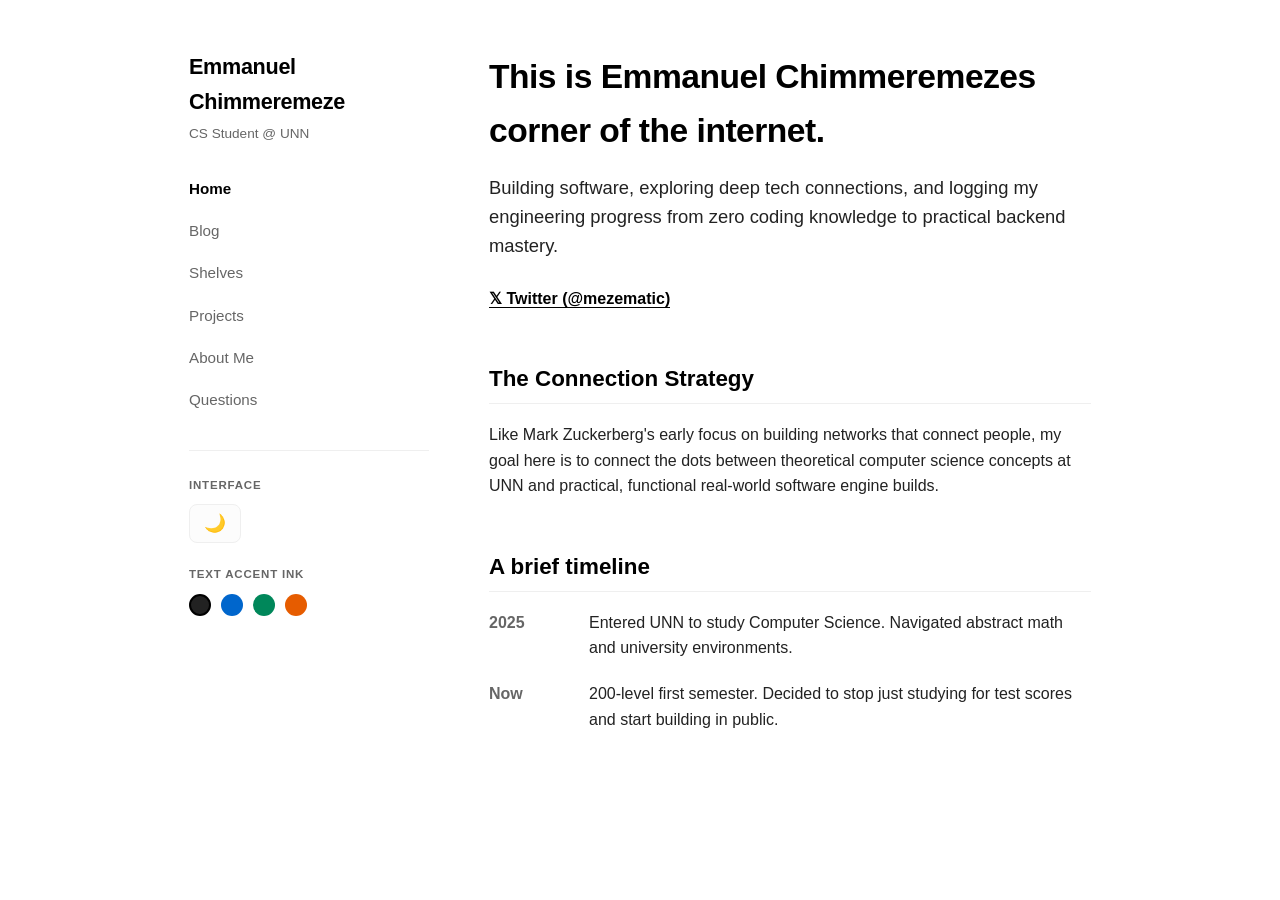
<file: my website/index.html>
<!DOCTYPE html>
<html lang="en">
<head>
    <meta charset="UTF-8">
    <meta name="viewport" content="width=device-width, initial-scale=1.0">
    <title>Emmanuel Chimmeremeze — Home</title>
    
    <!-- 1. LINK TO YOUR GLOBAL STYLESHEET -->
    <link rel="stylesheet" href="style.css">
    
    <!-- 2. UNIQUE E.C. CONNECTION PORTAL FAVICON ICON -->
    <link rel="icon" type="image/svg+xml" href="data:image/svg+xml,<svg xmlns=%22http://w3.org viewBox=%220 0 100 100%22><rect width=%22100%22 height=%22100%22 rx=%2220%22 fill=%22%230066cc%22/><text y=%22.9em%22 x=%2218%22 font-family=%22sans-serif%22 font-size=%2265%22 font-weight=%22bold%22 fill=%22%23ffffff%22>E</text><circle cx=%2272%22 cy=%2250%22 r=%2210%22 fill=%22%234da6ff%22/></svg>">
</head>
<body>

    <!-- 3. THE MASTER HOUSE CONTAINER (HOLDS SIDEBAR & MAIN CONTENT) -->
    <div class="app-layout">
        
        <!-- =======================================================
             ROOM A: THE PERMANENT LEFT SIDEBAR PANEL 
             ======================================================= -->
        <aside class="sidebar">
            <h1>Emmanuel Chimmeremeze</h1>
            <p class="tagline">CS Student @ UNN</p>
            
            <!-- THE SIDEBAR NAVIGATION MENU -->
            <nav class="site-nav">
                <a href="index.html" id="nav-home">Home</a>
                <a href="blog.html" id="nav-blog">Blog</a>
                <a href="shelves.html" id="nav-shelves">Shelves</a>
                <a href="projects.html" id="nav-projects">Projects</a>
                <a href="about.html" id="nav-about">About Me</a>
                <a href="contact.html" id="nav-contact">Questions</a>
            </nav>

            <!-- THE UTILITY CONTROL INTERFACE TRAY -->
            <div class="utility-tray">
                <!-- THE MOON MODE CONTROL SECTION -->
                <div class="tray-section">
                    <p class="tray-label">Interface</p>
                    <button id="theme-toggle" class="theme-btn">🌙</button>
                </div>
                <!-- THE TEXT INK COLOR RE-COLOR CONTROL SECTION -->
                <div class="tray-section">
                    <p class="tray-label">Text Accent Ink</p>
                    <div class="color-picker-grid">
                        <div class="color-dot" style="background: #222222;" data-color="#222222"></div>
                        <div class="color-dot" style="background: #0066cc;" data-color="#0066cc"></div>
                        <div class="color-dot" style="background: #00875a;" data-color="#00875a"></div>
                        <div class="color-dot" style="background: #e65c00;" data-color="#e65c00"></div>
                    </div>
                </div>
            </div>
        </aside>

        <!-- =======================================================
             ROOM B: THE RIGHT MAIN CONTENT READING ZONE 
             ======================================================= -->
        <main class="main-content">
            
            <!-- HOMEPAGE HEADER INTRO HERO CARD -->
            <section class="content-section">
                <h1>This is Emmanuel Chimmeremezes corner of the internet.</h1>
                <p class="subtitle">Building software, exploring deep tech connections, and logging my engineering progress from zero coding knowledge to practical backend mastery.</p>
                <div class="social-links">
                    <a href="https://x.com" target="_blank">𝕏 Twitter (@mezematic)</a>
                </div>
            </section>

            <!-- CORE PHILOSOPHY / STRATEGY CONTAINER -->
            <section class="content-section">
                <h2>The Connection Strategy</h2>
                <p class="section-intro">Like Mark Zuckerberg's early focus on building networks that connect people, my goal here is to connect the dots between theoretical computer science concepts at UNN and practical, functional real-world software engine builds.</p>
            </section>

            <!-- TIMELINE LOG CONTAINER -->
            <section class="content-section">
                <h2>A brief timeline</h2>
                <ul class="timeline-list">
                    <li>
                        <span class="year">2025</span>
                        <span class="desc">Entered UNN to study Computer Science. Navigated abstract math and university environments.</span>
                    </li>
                    <li>
                        <span class="year">Now</span>
                        <span class="desc">200-level first semester. Decided to stop just studying for test scores and start building in public.</span>
                    </li>
                </ul>
            </section>
        </main>

    </div> <!-- END MASTER CONTAINER HOUSE -->

    <!-- =======================================================
         ROOM C: THE CORE JAVASCRIPT BRAIN ENGINE 
         ======================================================= -->
    <script>
        // ENGINE SUB-ROUTINE 1: SET THE ACTIVE HOME LINK HIGHLIGHT
        const currentPage = "index.html";
        document.getElementById("nav-home").classList.add("active");

        // ENGINE SUB-ROUTINE 2: THE CRESCENT MOON THEME SWITCHER
        const toggleButton = document.getElementById('theme-toggle');
        const currentTheme = localStorage.getItem('theme') || 'light';
        document.documentElement.setAttribute('data-theme', currentTheme);
        toggleButton.innerHTML = currentTheme === 'dark' ? '☀️' : '🌙';

        toggleButton.addEventListener('click', () => {
            let theme = document.documentElement.getAttribute('data-theme');
            let newTheme = theme === 'dark' ? 'light' : 'dark';
            document.documentElement.setAttribute('data-theme', newTheme);
            localStorage.setItem('theme', newTheme);
            toggleButton.innerHTML = newTheme === 'dark' ? '☀️' : '🌙';
        });

        // ENGINE SUB-ROUTINE 3: LIVE ACCENT INK PALETTE RECORDER
        const colorDots = document.querySelectorAll('.color-dot');
        const savedColor = localStorage.getItem('ink-color') || '#222222';
        document.documentElement.style.setProperty('--text-main', savedColor);
        colorDots.forEach(dot => {
            if(dot.getAttribute('data-color') === savedColor) dot.classList.add('active');
            dot.addEventListener('click', (e) => {
                colorDots.forEach(d => d.classList.remove('active'));
                const selectedColor = e.target.getAttribute('data-color');
                document.documentElement.style.setProperty('--text-main', selectedColor);
                localStorage.setItem('ink-color', selectedColor);
                e.target.classList.add('active');
            });
        });
    </script>
</body>
</html>
</file>
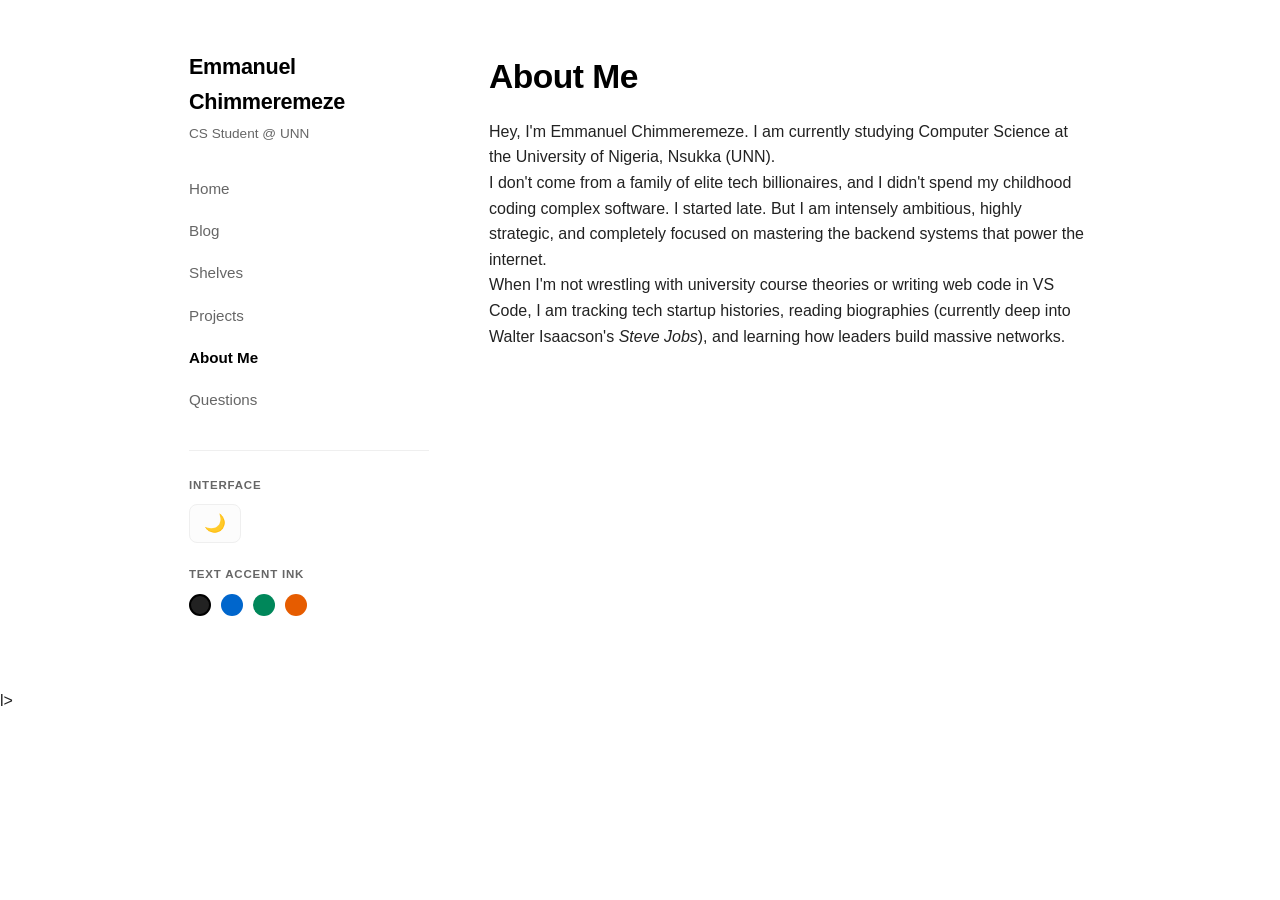
<file: my website/about.html>
<!DOCTYPE html>
<html lang="en">
<head>
    <meta charset="UTF-8">
    <meta name="viewport" content="width=device-width, initial-scale=1.0">
    <title>About Me — Emmanuel Chimmeremeze</title>
    <link rel="stylesheet" href="style.css">
    <link rel="icon" type="image/svg+xml" href="data:image/svg+xml,<svg xmlns=%22http://w3.org viewBox=%220 0 100 100%22><rect width=%22100%22 height=%22100%22 rx=%2220%22 fill=%22%230066cc%22/><text y=%22.9em%22 x=%2218%22 font-family=%22sans-serif%22 font-size=%2265%22 font-weight=%22bold%22 fill=%22%23ffffff%22>E</text><circle cx=%2272%22 cy=%2250%22 r=%2210%22 fill=%22%234da6ff%22/></svg>">
</head>
<body>

    <div class="app-layout">
        
        <!-- MATCHING SIDEBAR PANEL -->
        <aside class="sidebar">
            <h1>Emmanuel Chimmeremeze</h1>
            <p class="tagline">CS Student @ UNN</p>
            
            <nav class="site-nav">
                <a href="index.html" id="nav-home">Home</a>
                <a href="blog.html" id="nav-blog">Blog</a>
                <a href="shelves.html" id="nav-shelves">Shelves</a>
                <a href="projects.html" id="nav-projects">Projects</a>
                <a href="about.html" id="nav-about">About Me</a>
                <a href="contact.html" id="nav-contact">Questions</a>
            </nav>

            <div class="utility-tray">
                <div class="tray-section">
                    <p class="tray-label">Interface</p>
                    <button id="theme-toggle" class="theme-btn">🌙</button>
                </div>
                <div class="tray-section">
                    <p class="tray-label">Text Accent Ink</p>
                    <div class="color-picker-grid">
                        <div class="color-dot" style="background: #222222;" data-color="#222222"></div>
                        <div class="color-dot" style="background: #0066cc;" data-color="#0066cc"></div>
                        <div class="color-dot" style="background: #00875a;" data-color="#00875a"></div>
                        <div class="color-dot" style="background: #e65c00;" data-color="#e65c00"></div>
                    </div>
                </div>
            </div>
        </aside>

        <!-- RIGHT READING CONTENT BLOCK -->
        <main class="main-content">
            <section class="content-section">
                <h1>About Me</h1>
                <div class="about-content">
                    <p>Hey, I'm Emmanuel Chimmeremeze. I am currently studying Computer Science at the University of Nigeria, Nsukka (UNN).</p>
                    <p>I don't come from a family of elite tech billionaires, and I didn't spend my childhood coding complex software. I started late. But I am intensely ambitious, highly strategic, and completely focused on mastering the backend systems that power the internet.</p>
                    <p>When I'm not wrestling with university course theories or writing web code in VS Code, I am tracking tech startup histories, reading biographies (currently deep into Walter Isaacson's <em>Steve Jobs</em>), and learning how leaders build massive networks.</p>
                </div>
            </section>
        </main>

    </div>

    <!-- BRAIN ENGINE SCRIPT -->
    <script>
        document.getElementById("nav-about").classList.add("active");

        const toggleButton = document.getElementById('theme-toggle');
        const currentTheme = localStorage.getItem('theme') || 'light';
        document.documentElement.setAttribute('data-theme', currentTheme);
        toggleButton.innerHTML = currentTheme === 'dark' ? '☀️' : '🌙';

        toggleButton.addEventListener('click', () => {
            let theme = document.documentElement.getAttribute('data-theme');
            let newTheme = theme === 'dark' ? 'light' : 'dark';
            document.documentElement.setAttribute('data-theme', newTheme);
            localStorage.setItem('theme', newTheme);
            toggleButton.innerHTML = newTheme === 'dark' ? '☀️' : '🌙';
        });

        const colorDots = document.querySelectorAll('.color-dot');
        const savedColor = localStorage.getItem('ink-color') || '#222222';
        document.documentElement.style.setProperty('--text-main', savedColor);
        colorDots.forEach(dot => {
            if(dot.getAttribute('data-color') === savedColor) dot.classList.add('active');
            dot.addEventListener('click', (e) => {
                colorDots.forEach(d => d.classList.remove('active'));
                const selectedColor = e.target.getAttribute('data-color');
                document.documentElement.style.setProperty('--text-main', selectedColor);
                localStorage.setItem('ink-color', selectedColor);
                e.target.classList.add('active');
            });
        });
    </script>
</body>
</html>
l>
</file>
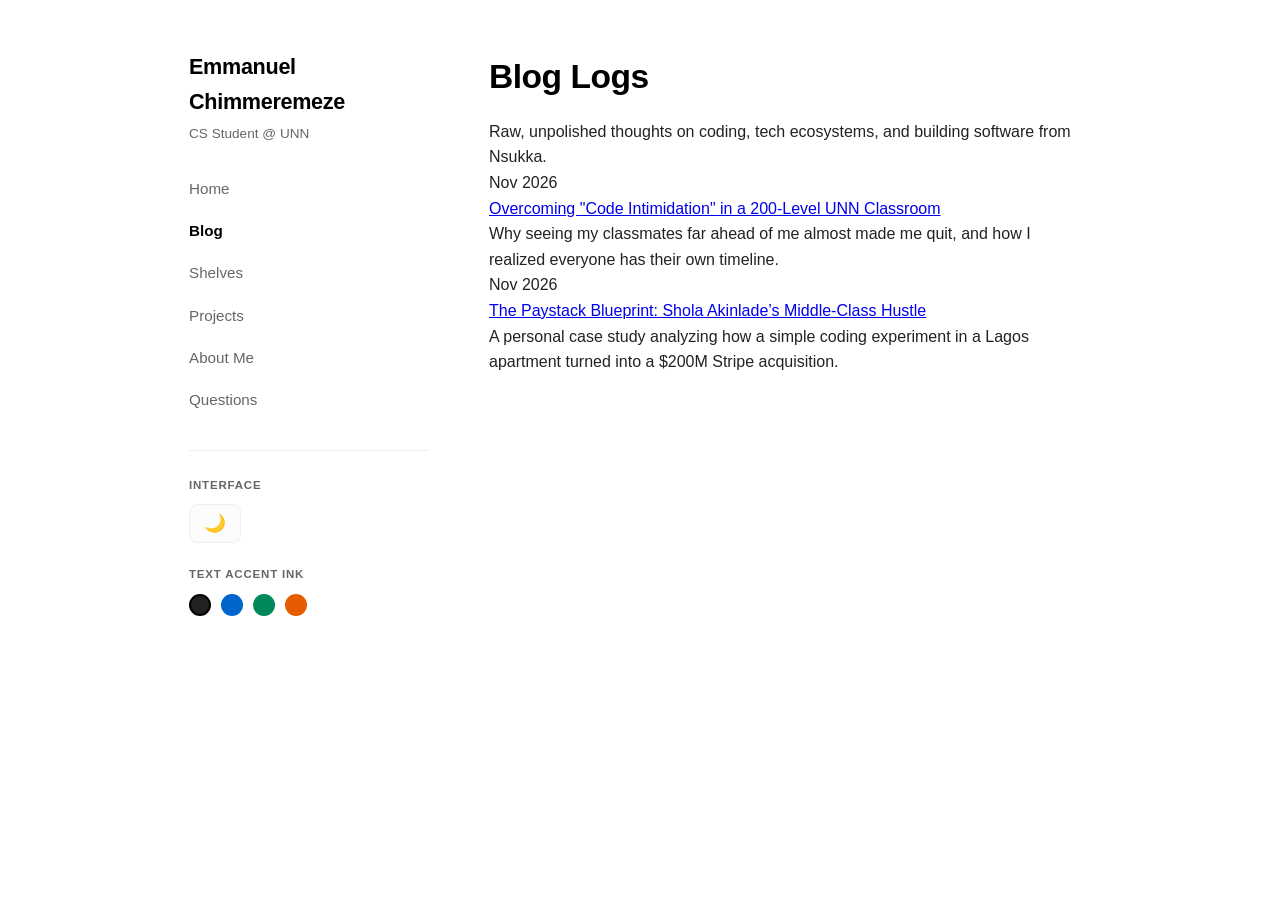
<file: my website/blog.html>
<!DOCTYPE html>
<html lang="en">
<head>
    <meta charset="UTF-8">
    <meta name="viewport" content="width=device-width, initial-scale=1.0">
    <title>Blog — Emmanuel Chimmeremeze</title>
    <link rel="stylesheet" href="style.css">
    <link rel="icon" type="image/svg+xml" href="data:image/svg+xml,<svg xmlns=%22http://w3.org viewBox=%220 0 100 100%22><rect width=%22100%22 height=%22100%22 rx=%2220%22 fill=%22%230066cc%22/><text y=%22.9em%22 x=%2218%22 font-family=%22sans-serif%22 font-size=%2265%22 font-weight=%22bold%22 fill=%22%23ffffff%22>E</text><circle cx=%2272%22 cy=%2250%22 r=%2210%22 fill=%22%234da6ff%22/></svg>">
</head>
<body>

    <div class="app-layout">
        
        <!-- MATCHING SIDEBAR PANEL -->
        <aside class="sidebar">
            <h1>Emmanuel Chimmeremeze</h1>
            <p class="tagline">CS Student @ UNN</p>
            
            <nav class="site-nav">
                <a href="index.html" id="nav-home">Home</a>
                <a href="blog.html" id="nav-blog">Blog</a>
                <a href="shelves.html" id="nav-shelves">Shelves</a>
                <a href="projects.html" id="nav-projects">Projects</a>
                <a href="about.html" id="nav-about">About Me</a>
                <a href="contact.html" id="nav-contact">Questions</a>
            </nav>

            <div class="utility-tray">
                <div class="tray-section">
                    <p class="tray-label">Interface</p>
                    <button id="theme-toggle" class="theme-btn">🌙</button>
                </div>
                <div class="tray-section">
                    <p class="tray-label">Text Accent Ink</p>
                    <div class="color-picker-grid">
                        <div class="color-dot" style="background: #222222;" data-color="#222222"></div>
                        <div class="color-dot" style="background: #0066cc;" data-color="#0066cc"></div>
                        <div class="color-dot" style="background: #00875a;" data-color="#00875a"></div>
                        <div class="color-dot" style="background: #e65c00;" data-color="#e65c00"></div>
                    </div>
                </div>
            </div>
        </aside>

        <!-- RIGHT READING CONTENT BLOCK -->
        <main class="main-content">
            <section class="content-section">
                <h1>Blog Logs</h1>
                <p class="section-intro">Raw, unpolished thoughts on coding, tech ecosystems, and building software from Nsukka.</p>
                
                <div class="post-list">
                    <div class="post-item">
                        <span class="post-date">Nov 2026</span>
                        <div class="post-details">
                            <a href="#" class="post-title">Overcoming "Code Intimidation" in a 200-Level UNN Classroom</a>
                            <p class="post-summary">Why seeing my classmates far ahead of me almost made me quit, and how I realized everyone has their own timeline.</p>
                        </div>
                    </div>
                    <div class="post-item">
                        <span class="post-date">Nov 2026</span>
                        <div class="post-details">
                            <a href="#" class="post-title">The Paystack Blueprint: Shola Akinlade’s Middle-Class Hustle</a>
                            <p class="post-summary">A personal case study analyzing how a simple coding experiment in a Lagos apartment turned into a $200M Stripe acquisition.</p>
                        </div>
                    </div>
                </div>
            </section>
        </main>

    </div>

    <!-- BRAIN ENGINE SCRIPT -->
    <script>
        document.getElementById("nav-blog").classList.add("active");

        const toggleButton = document.getElementById('theme-toggle');
        const currentTheme = localStorage.getItem('theme') || 'light';
        document.documentElement.setAttribute('data-theme', currentTheme);
        toggleButton.innerHTML = currentTheme === 'dark' ? '☀️' : '🌙';

        toggleButton.addEventListener('click', () => {
            let theme = document.documentElement.getAttribute('data-theme');
            let newTheme = theme === 'dark' ? 'light' : 'dark';
            document.documentElement.setAttribute('data-theme', newTheme);
            localStorage.setItem('theme', newTheme);
            toggleButton.innerHTML = newTheme === 'dark' ? '☀️' : '🌙';
        });

        const colorDots = document.querySelectorAll('.color-dot');
        const savedColor = localStorage.getItem('ink-color') || '#222222';
        document.documentElement.style.setProperty('--text-main', savedColor);
        colorDots.forEach(dot => {
            if(dot.getAttribute('data-color') === savedColor) dot.classList.add('active');
            dot.addEventListener('click', (e) => {
                colorDots.forEach(d => d.classList.remove('active'));
                const selectedColor = e.target.getAttribute('data-color');
                document.documentElement.style.setProperty('--text-main', selectedColor);
                localStorage.setItem('ink-color', selectedColor);
                e.target.classList.add('active');
            });
        });
    </script>
</body>
</html>
</file>
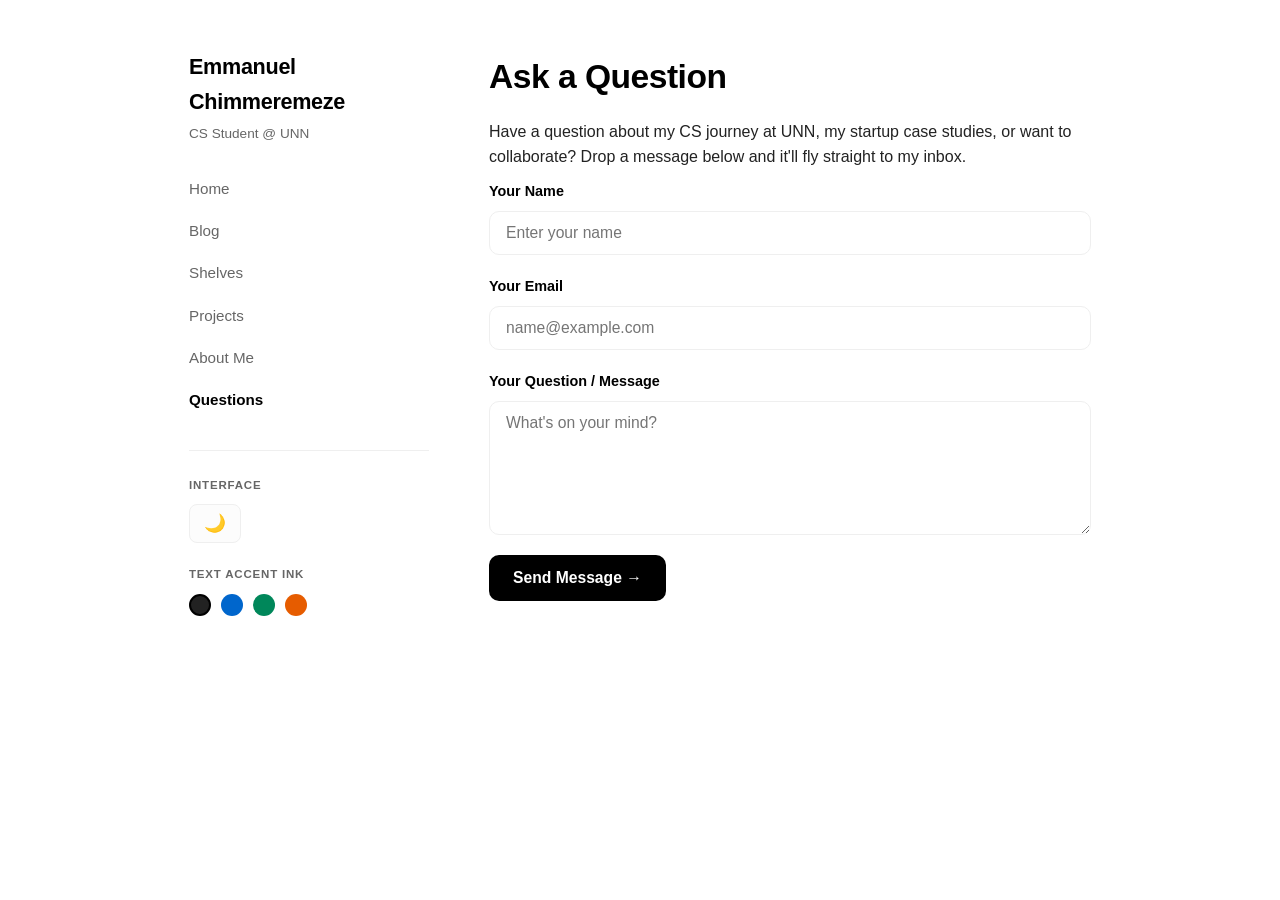
<file: my website/contact.html>
<!DOCTYPE html>
<html lang="en">
<head>
    <meta charset="UTF-8">
    <meta name="viewport" content="width=device-width, initial-scale=1.0">
    <title>Questions — Emmanuel Chimmeremeze</title>
    
    <!-- 1. LINK TO YOUR GLOBAL STYLESHEET -->
    <link rel="stylesheet" href="style.css">
    
    <!-- 2. UNIQUE PORTAL FAVICON ICON -->
    <link rel="icon" type="image/svg+xml" href="data:image/svg+xml,<svg xmlns=%22http://w3.org viewBox=%220 0 100 100%22><rect width=%22100%22 height=%22100%22 rx=%2220%22 fill=%22%230066cc%22/><text y=%22.9em%22 x=%2218%22 font-family=%22sans-serif%22 font-size=%2265%22 font-weight=%22bold%22 fill=%22%23ffffff%22>E</text><circle cx=%2272%22 cy=%2250%22 r=%2210%22 fill=%22%234da6ff%22/></svg>">
</head>
<body>

    <!-- 3. THE MASTER HOUSE CONTAINER FRAMEWORK -->
    <div class="app-layout">
        
        <!-- SIDEBAR PANEL (IDENTICAL ROOM COPIED TO KEEP APP LOCKED) -->
        <aside class="sidebar">
            <h1>Emmanuel Chimmeremeze</h1>
            <p class="tagline">CS Student @ UNN</p>
            
            <nav class="site-nav">
                <a href="index.html" id="nav-home">Home</a>
                <a href="blog.html" id="nav-blog">Blog</a>
                <a href="shelves.html" id="nav-shelves">Shelves</a>
                <a href="projects.html" id="nav-projects">Projects</a>
                <a href="about.html" id="nav-about">About Me</a>
                <a href="contact.html" id="nav-contact">Questions</a>
            </nav>

            <div class="utility-tray">
                <div class="tray-section">
                    <p class="tray-label">Interface</p>
                    <button id="theme-toggle" class="theme-btn">🌙</button>
                </div>
                <div class="tray-section">
                    <p class="tray-label">Text Accent Ink</p>
                    <div class="color-picker-grid">
                        <div class="color-dot" style="background: #222222;" data-color="#222222"></div>
                        <div class="color-dot" style="background: #0066cc;" data-color="#0066cc"></div>
                        <div class="color-dot" style="background: #00875a;" data-color="#00875a"></div>
                        <div class="color-dot" style="background: #e65c00;" data-color="#e65c00"></div>
                    </div>
                </div>
            </div>
        </aside>

        <!-- RIGHT MAIN CONTENT: THE INTERACTIVE TEXT MATRIX QUESTIONS COMPONENT -->
        <main class="main-content">
            <section class="content-section">
                <h1>Ask a Question</h1>
                <p class="section-intro">Have a question about my CS journey at UNN, my startup case studies, or want to collaborate? Drop a message below and it'll fly straight to my inbox.</p>
                
                <!-- 4. AWARD-STYLE SECURE INTERACTIVE INPUT FORM -->
                <form action="https://formspree.io" method="POST" class="contact-form">
                    <div class="form-group">
                        <label for="name">Your Name</label>
                        <input type="text" name="name" id="name" required placeholder="Enter your name">
                    </div>
                    <div class="form-group">
                        <label for="email">Your Email</label>
                        <input type="email" name="email" id="email" required placeholder="name@example.com">
                    </div>
                    <div class="form-group">
                        <label for="message">Your Question / Message</label>
                        <textarea name="message" id="message" rows="6" required placeholder="What's on your mind?"></textarea>
                    </div>
                    <button type="submit" class="submit-btn">Send Message →</button>
                </form>
            </section>
        </main>

    </div>

    <!-- IDENTICAL SCRIPT COPIED TO STAY SYNCED -->
    <script>
        document.getElementById("nav-contact").classList.add("active");

        // Theme Toggle Engine
        const toggleButton = document.getElementById('theme-toggle');
        const currentTheme = localStorage.getItem('theme') || 'light';
        document.documentElement.setAttribute('data-theme', currentTheme);
        toggleButton.innerHTML = currentTheme === 'dark' ? '☀️' : '🌙';

        toggleButton.addEventListener('click', () => {
            let theme = document.documentElement.getAttribute('data-theme');
            let newTheme = theme === 'dark' ? 'light' : 'dark';
            document.documentElement.setAttribute('data-theme', newTheme);
            localStorage.setItem('theme', newTheme);
            toggleButton.innerHTML = newTheme === 'dark' ? '☀️' : '🌙';
        });

        // Color Customizer Engine
        const colorDots = document.querySelectorAll('.color-dot');
        const savedColor = localStorage.getItem('ink-color') || '#222222';
        document.documentElement.style.setProperty('--text-main', savedColor);
        colorDots.forEach(dot => {
            if(dot.getAttribute('data-color') === savedColor) dot.classList.add('active');
            dot.addEventListener('click', (e) => {
                colorDots.forEach(d => d.classList.remove('active'));
                const selectedColor = e.target.getAttribute('data-color');
                document.documentElement.style.setProperty('--text-main', selectedColor);
                localStorage.setItem('ink-color', selectedColor);
                e.target.classList.add('active');
            });
        });
    </script>
</body>
</html>
</file>
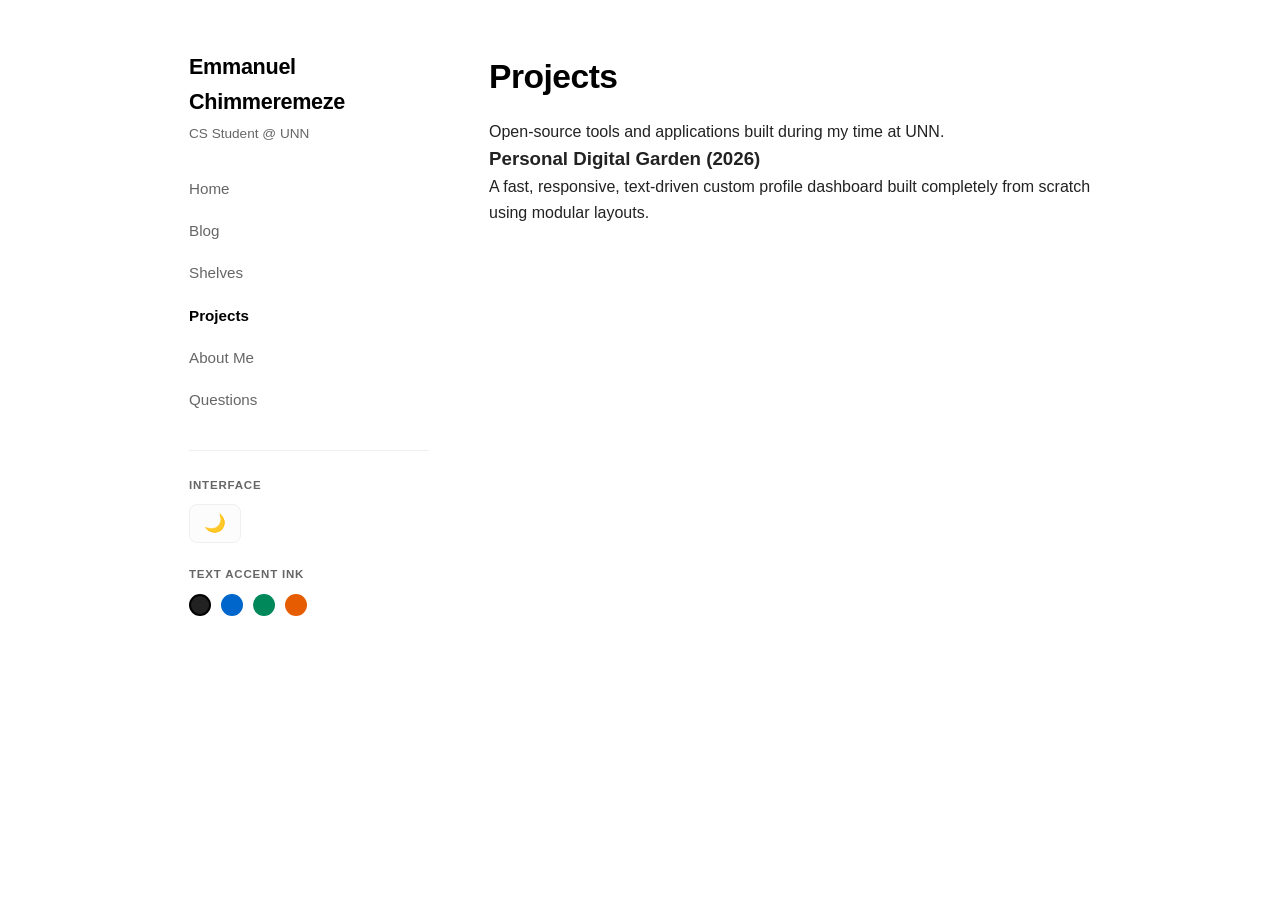
<file: my website/projects.html>
<!DOCTYPE html>
<html lang="en">
<head>
    <meta charset="UTF-8">
    <meta name="viewport" content="width=device-width, initial-scale=1.0">
    <title>Projects — Emmanuel Chimmeremeze</title>
    <link rel="stylesheet" href="style.css">
    <link rel="icon" type="image/svg+xml" href="data:image/svg+xml,<svg xmlns=%22http://w3.org viewBox=%220 0 100 100%22><rect width=%22100%22 height=%22100%22 rx=%2220%22 fill=%22%230066cc%22/><text y=%22.9em%22 x=%2218%22 font-family=%22sans-serif%22 font-size=%2265%22 font-weight=%22bold%22 fill=%22%23ffffff%22>E</text><circle cx=%2272%22 cy=%2250%22 r=%2210%22 fill=%22%234da6ff%22/></svg>">
</head>
<body>

    <div class="app-layout">
        
        <!-- MATCHING SIDEBAR PANEL -->
        <aside class="sidebar">
            <h1>Emmanuel Chimmeremeze</h1>
            <p class="tagline">CS Student @ UNN</p>
            
            <nav class="site-nav">
                <a href="index.html" id="nav-home">Home</a>
                <a href="blog.html" id="nav-blog">Blog</a>
                <a href="shelves.html" id="nav-shelves">Shelves</a>
                <a href="projects.html" id="nav-projects">Projects</a>
                <a href="about.html" id="nav-about">About Me</a>
                <a href="contact.html" id="nav-contact">Questions</a>
            </nav>

            <div class="utility-tray">
                <div class="tray-section">
                    <p class="tray-label">Interface</p>
                    <button id="theme-toggle" class="theme-btn">🌙</button>
                </div>
                <div class="tray-section">
                    <p class="tray-label">Text Accent Ink</p>
                    <div class="color-picker-grid">
                        <div class="color-dot" style="background: #222222;" data-color="#222222"></div>
                        <div class="color-dot" style="background: #0066cc;" data-color="#0066cc"></div>
                        <div class="color-dot" style="background: #00875a;" data-color="#00875a"></div>
                        <div class="color-dot" style="background: #e65c00;" data-color="#e65c00"></div>
                    </div>
                </div>
            </div>
        </aside>

        <!-- RIGHT READING CONTENT BLOCK -->
        <main class="main-content">
            <section class="content-section">
                <h1>Projects</h1>
                <p class="section-intro">Open-source tools and applications built during my time at UNN.</p>
                
                <div class="shelf-grid">
                    <div class="shelf-card">
                        <h3>Personal Digital Garden (2026)</h3>
                        <p>A fast, responsive, text-driven custom profile dashboard built completely from scratch using modular layouts.</p>
                    </div>
                </div>
            </section>
        </main>

    </div>

    <!-- BRAIN ENGINE SCRIPT -->
    <script>
        document.getElementById("nav-projects").classList.add("active");

        const toggleButton = document.getElementById('theme-toggle');
        const currentTheme = localStorage.getItem('theme') || 'light';
        document.documentElement.setAttribute('data-theme', currentTheme);
        toggleButton.innerHTML = currentTheme === 'dark' ? '☀️' : '🌙';

        toggleButton.addEventListener('click', () => {
            let theme = document.documentElement.getAttribute('data-theme');
            let newTheme = theme === 'dark' ? 'light' : 'dark';
            document.documentElement.setAttribute('data-theme', newTheme);
            localStorage.setItem('theme', newTheme);
            toggleButton.innerHTML = newTheme === 'dark' ? '☀️' : '🌙';
        });

        const colorDots = document.querySelectorAll('.color-dot');
        const savedColor = localStorage.getItem('ink-color') || '#222222';
        document.documentElement.style.setProperty('--text-main', savedColor);
        colorDots.forEach(dot => {
            if(dot.getAttribute('data-color') === savedColor) dot.classList.add('active');
            dot.addEventListener('click', (e) => {
                colorDots.forEach(d => d.classList.remove('active'));
                const selectedColor = e.target.getAttribute('data-color');
                document.documentElement.style.setProperty('--text-main', selectedColor);
                localStorage.setItem('ink-color', selectedColor);
                e.target.classList.add('active');
            });
        });
    </script>
</body>
</html>
</file>
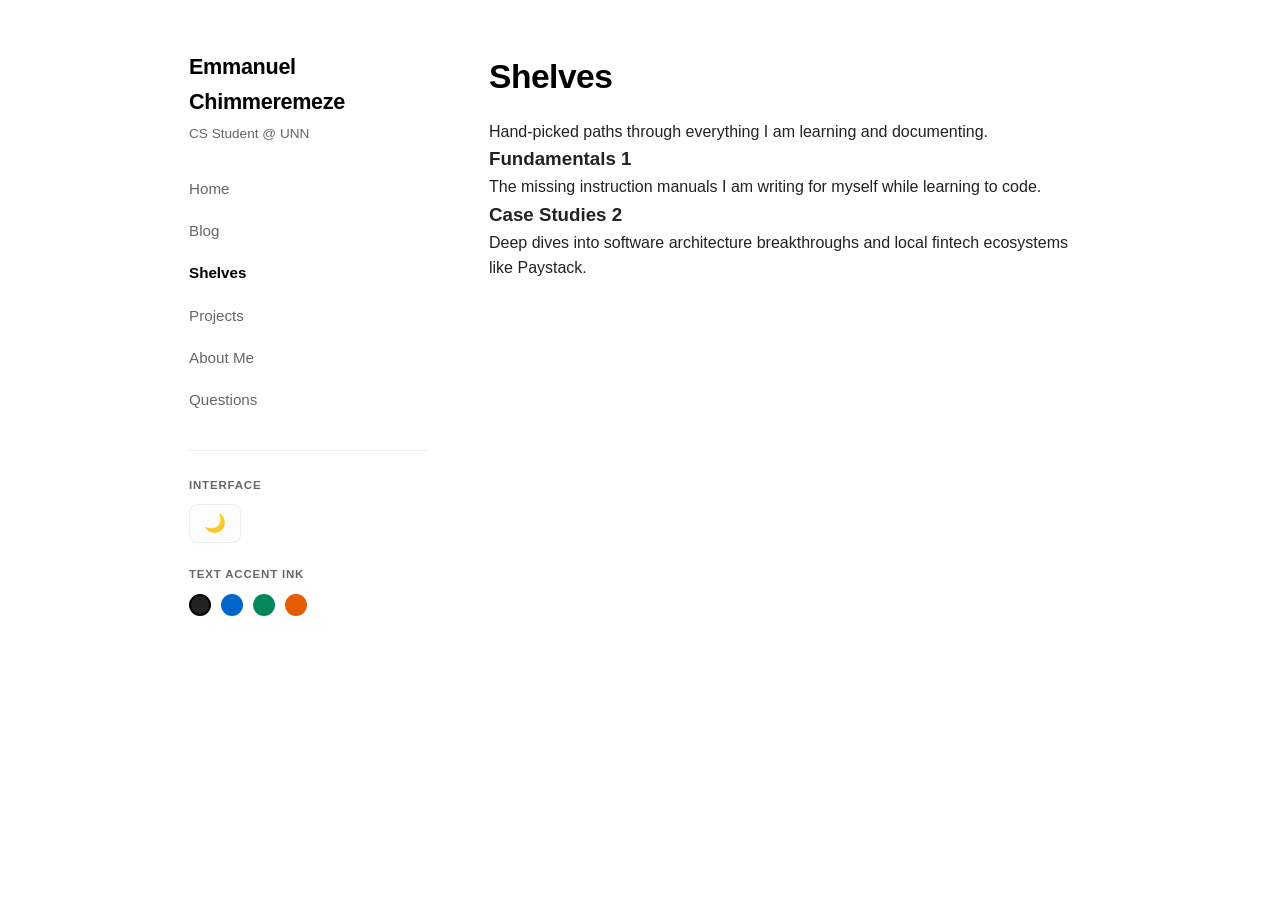
<file: my website/shelves.html>
<!DOCTYPE html>
<html lang="en">
<head>
    <meta charset="UTF-8">
    <meta name="viewport" content="width=device-width, initial-scale=1.0">
    <title>Shelves — Emmanuel Chimmeremeze</title>
    <link rel="stylesheet" href="style.css">
    <link rel="icon" type="image/svg+xml" href="data:image/svg+xml,<svg xmlns=%22http://w3.org viewBox=%220 0 100 100%22><rect width=%22100%22 height=%22100%22 rx=%2220%22 fill=%22%230066cc%22/><text y=%22.9em%22 x=%2218%22 font-family=%22sans-serif%22 font-size=%2265%22 font-weight=%22bold%22 fill=%22%23ffffff%22>E</text><circle cx=%2272%22 cy=%2250%22 r=%2210%22 fill=%22%234da6ff%22/></svg>">
</head>
<body>

    <div class="app-layout">
        
        <!-- MATCHING SIDEBAR PANEL -->
        <aside class="sidebar">
            <h1>Emmanuel Chimmeremeze</h1>
            <p class="tagline">CS Student @ UNN</p>
            
            <nav class="site-nav">
                <a href="index.html" id="nav-home">Home</a>
                <a href="blog.html" id="nav-blog">Blog</a>
                <a href="shelves.html" id="nav-shelves">Shelves</a>
                <a href="projects.html" id="nav-projects">Projects</a>
                <a href="about.html" id="nav-about">About Me</a>
                <a href="contact.html" id="nav-contact">Questions</a>
            </nav>

            <div class="utility-tray">
                <div class="tray-section">
                    <p class="tray-label">Interface</p>
                    <button id="theme-toggle" class="theme-btn">🌙</button>
                </div>
                <div class="tray-section">
                    <p class="tray-label">Text Accent Ink</p>
                    <div class="color-picker-grid">
                        <div class="color-dot" style="background: #222222;" data-color="#222222"></div>
                        <div class="color-dot" style="background: #0066cc;" data-color="#0066cc"></div>
                        <div class="color-dot" style="background: #00875a;" data-color="#00875a"></div>
                        <div class="color-dot" style="background: #e65c00;" data-color="#e65c00"></div>
                    </div>
                </div>
            </div>
        </aside>

        <!-- RIGHT READING CONTENT BLOCK -->
        <main class="main-content">
            <section class="content-section">
                <h1>Shelves</h1>
                <p class="section-intro">Hand-picked paths through everything I am learning and documenting.</p>
                
                <div class="shelf-grid">
                    <div class="shelf-card">
                        <h3>Fundamentals <span class="count">1</span></h3>
                        <p>The missing instruction manuals I am writing for myself while learning to code.</p>
                    </div>
                    <div class="shelf-card">
                        <h3>Case Studies <span class="count">2</span></h3>
                        <p>Deep dives into software architecture breakthroughs and local fintech ecosystems like Paystack.</p>
                    </div>
                </div>
            </section>
        </main>

    </div>

    <!-- BRAIN ENGINE SCRIPT -->
    <script>
        document.getElementById("nav-shelves").classList.add("active");

        const toggleButton = document.getElementById('theme-toggle');
        const currentTheme = localStorage.getItem('theme') || 'light';
        document.documentElement.setAttribute('data-theme', currentTheme);
        toggleButton.innerHTML = currentTheme === 'dark' ? '☀️' : '🌙';

        toggleButton.addEventListener('click', () => {
            let theme = document.documentElement.getAttribute('data-theme');
            let newTheme = theme === 'dark' ? 'light' : 'dark';
            document.documentElement.setAttribute('data-theme', newTheme);
            localStorage.setItem('theme', newTheme);
            toggleButton.innerHTML = newTheme === 'dark' ? '☀️' : '🌙';
        });

        const colorDots = document.querySelectorAll('.color-dot');
        const savedColor = localStorage.getItem('ink-color') || '#222222';
        document.documentElement.style.setProperty('--text-main', savedColor);
        colorDots.forEach(dot => {
            if(dot.getAttribute('data-color') === savedColor) dot.classList.add('active');
            dot.addEventListener('click', (e) => {
                colorDots.forEach(d => d.classList.remove('active'));
                const selectedColor = e.target.getAttribute('data-color');
                document.documentElement.style.setProperty('--text-main', selectedColor);
                localStorage.setItem('ink-color', selectedColor);
                e.target.classList.add('active');
            });
        });
    </script>
</body>
</html>
</file>
<file: my website/style.css>
/* ==========================================================================
   BLOCK 1: COLOR SYSTEMS VAULT (THEME DICTIONARY VALUES)
   ========================================================================== */

/* LIGHT THEME PALETTE SETTINGS */
:root, html[data-theme="light"] {
    --bg-color: #ffffff;
    --text-heading: #000000;
    --text-muted: #666666;
    --border-line: #efefef;
    --card-bg: #fcfcfc;
    --input-bg: #ffffff;
    --text-main: #222222; /* Changes dynamically when dot is clicked */
}

/* DARK THEME PALETTE SETTINGS */
html[data-theme="dark"] {
    --bg-color: #121212;
    --text-heading: #ffffff;
    --text-muted: #a0a0a0;
    --border-line: #2c2c2c;
    --card-bg: #1e1e1e;
    --input-bg: #1a1a1a;
    --text-main: #e0e0e0; /* Changes dynamically when dot is clicked */
}

/* ==========================================================================
   BLOCK 2: GLOBAL CORE LAYOUT DEFAULTS
   ========================================================================== */
* {
    box-sizing: border-box;
    margin: 0;
    padding: 0;
}

body {
    font-family: -apple-system, BlinkMacSystemFont, "Segoe UI", Roboto, sans-serif;
    background-color: var(--bg-color);
    color: var(--text-main);
    line-height: 1.6;
    -webkit-font-smoothing: antialiased;
    transition: background-color 0.3s ease, color 0.2s ease;
}

/* ==========================================================================
   BLOCK 3: 2-COLUMN SIDEBAR GRID GEOMETRY FRAMEWORK
   ========================================================================== */
.app-layout {
    max-width: 950px;
    margin: 50px auto;
    padding: 0 24px;
    display: grid;
    grid-template-columns: 240px 1fr; /* Splits computer screen: Left Sidebar vs Right content */
    gap: 60px;
}

/* STICKY LEFT COLUMN CONTAINER BEHAVIOUR */
.sidebar {
    position: sticky;
    top: 50px;
    height: fit-content;
}

.sidebar h1 {
    font-size: 1.35rem;
    font-weight: 800;
    color: var(--text-heading);
    margin-bottom: 4px;
    letter-spacing: -0.3px;
}

.sidebar .tagline {
    font-size: 0.85rem;
    color: var(--text-muted);
    margin-bottom: 30px;
    font-weight: 500;
}

/* ==========================================================================
   BLOCK 4: VERTICAL SIDEBAR LINK ELEMENT BUTTONS
   ========================================================================== */
.site-nav {
    display: flex;
    flex-direction: column;
    gap: 14px;
    margin-bottom: 35px;
}

.site-nav a {
    color: var(--text-muted);
    text-decoration: none;
    font-weight: 500;
    font-size: 0.95rem;
    padding: 2px 0;
    width: fit-content;
    transition: color 0.2s ease;
}

.site-nav a:hover, .site-nav a.active {
    color: var(--text-heading);
    font-weight: 600;
}

/* ==========================================================================
   BLOCK 5: SIDEBAR COMPONENT INTERFACE BUTTON TRYS (THEME / COLORS)
   ========================================================================== */
.utility-tray {
    border-top: 1px solid var(--border-line);
    padding-top: 25px;
}

.tray-section {
    margin-bottom: 22px;
}

.tray-label {
    font-size: 0.72rem;
    text-transform: uppercase;
    font-weight: 700;
    color: var(--text-muted);
    margin-bottom: 10px;
    letter-spacing: 0.8px;
}

/* PREMIUM STYLED CRESCENT MOON RECTANGLE TOGGLE */
.theme-btn {
    background: var(--card-bg);
    border: 1px solid var(--border-line);
    font-size: 1.1rem;
    padding: 8px 14px;
    border-radius: 8px;
    cursor: pointer;
    color: var(--text-main);
    transition: transform 0.1s ease, background 0.2s ease;
}
.theme-btn:hover { 
    transform: scale(1.05); 
    background: var(--border-line);
}

/* INTERACTIVE PALETTE ROUND MATRIX DOTS */
.color-picker-grid {
    display: flex;
    gap: 10px;
}

.color-dot {
    width: 22px;
    height: 22px;
    border-radius: 50%;
    border: 2px solid transparent;
    cursor: pointer;
    transition: transform 0.1s ease;
}
.color-dot:hover { transform: scale(1.2); }
.color-dot.active { border-color: var(--text-heading); }

/* ==========================================================================
   BLOCK 6: RIGHT COLUMN MAIN CONTENT AREA ELEMENTS
   ========================================================================== */
.main-content { min-width: 0; }
.content-section { margin-bottom: 50px; }
.content-section h1 { font-size: 2.1rem; font-weight: 800; margin-bottom: 15px; color: var(--text-heading); letter-spacing: -0.5px; }
.content-section h2 { font-size: 1.4rem; font-weight: 700; margin-bottom: 18px; color: var(--text-heading); border-bottom: 1px solid var(--border-line); padding-bottom: 6px; }
.subtitle { font-size: 1.15rem; color: var(--text-main); margin-bottom: 25px; }
.social-links a { color: var(--text-heading); text-decoration: none; font-weight: 600; border-bottom: 1px solid var(--text-heading); }
.timeline-list { list-style: none; }
.timeline-list li { margin-bottom: 20px; display: grid; grid-template-columns: 90px 1fr; gap: 10px; }
.timeline-list .year { font-weight: 600; color: var(--text-muted); }

/* ==========================================================================
   BLOCK 7: PREMIUM INTERACTIVE FORM CONTAINER COMPONENT STYLING
   ========================================================================== */
.contact-form {
    display: flex;
    flex-direction: column;
    gap: 20px;
    margin-top: 10px;
}

.form-group {
    display: flex;
    flex-direction: column;
    gap: 8px;
}

.form-group label {
    font-size: 0.9rem;
    font-weight: 600;
    color: var(--text-heading);
}

.form-group input, .form-group textarea {
    background-color: var(--input-bg);
    border: 1px solid var(--border-line);
    color: var(--text-main);
    padding: 12px 16px;
    border-radius: 10px;
    font-family: inherit;
    font-size: 0.98rem;
    outline: none;
    transition: border-color 0.2s ease;
}

.form-group input:focus, .form-group textarea:focus {
    border-color: var(--text-heading);
}

.submit-btn {
    background-color: var(--text-heading);
    color: var(--bg-color);
    border: none;
    padding: 14px 24px;
    font-size: 0.98rem;
    font-weight: 600;
    border-radius: 10px;
    cursor: pointer;
    width: fit-content;
    transition: opacity 0.2s ease;
}
.submit-btn:hover { opacity: 0.9; }

/* ==========================================================================
   BLOCK 8: MOBILE SCREEN BOUNDARY OVERRIDES (DISMANTLES TWO COLUMNS FOR PHONES)
   ========================================================================== */
@media (max-width: 768px) {
    .app-layout { grid-template-columns: 1fr; gap: 40px; margin: 20px auto; }
    .sidebar { position: relative; top: 0; border-bottom: 1px solid var(--border-line); padding-bottom: 25px; }
    .site-nav { flex-direction: row; flex-wrap: wrap; gap: 18px; }
}
</file>
